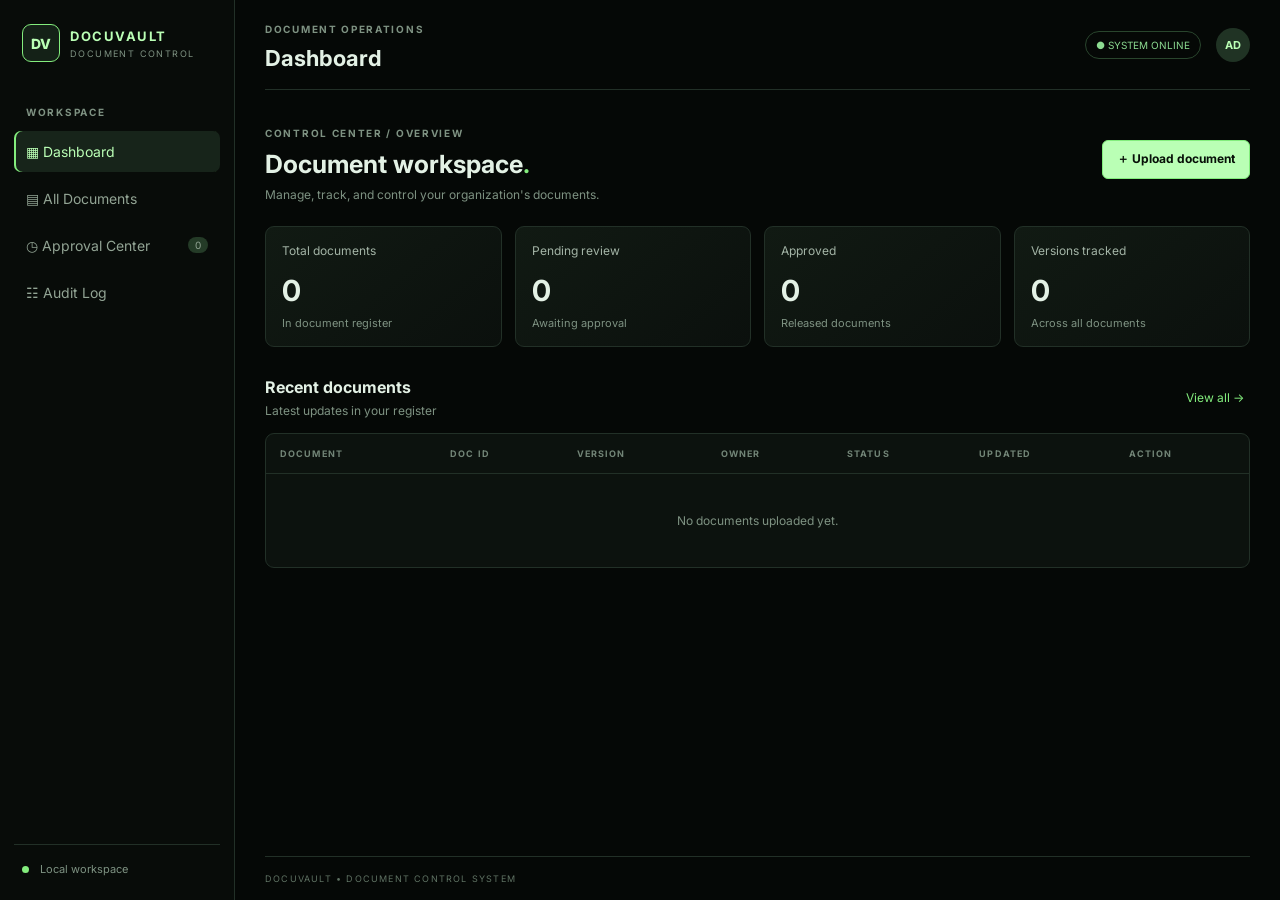
<file: index.html>
<!DOCTYPE html>
<html lang="en">
<head>
  <meta charset="UTF-8">
  <meta name="viewport" content="width=device-width, initial-scale=1.0">
  <title>DocuVault | Document Control</title>
  <link rel="stylesheet" href="style.css">
</head>
<body>
  <div class="app">
    <aside class="sidebar">
      <div class="brand"><span class="brand-icon">DV</span><div><b>DOCUVAULT</b><small>DOCUMENT CONTROL</small></div></div>
      <p class="nav-heading">WORKSPACE</p>
      <button class="nav active" data-page="dashboard">▦ Dashboard</button>
      <button class="nav" data-page="documents">▤ All Documents</button>
      <button class="nav" data-page="approvals">◷ Approval Center <span id="pendingBadge">0</span></button>
      <button class="nav" data-page="audit">☷ Audit Log</button>
      <div class="side-footer"><span class="dot"></span> Local workspace</div>
    </aside>

    <main class="main">
      <header class="topbar">
        <div><p class="eyebrow">DOCUMENT OPERATIONS</p><h1 id="pageTitle">Dashboard</h1></div>
        <div class="top-right"><span class="online">● SYSTEM ONLINE</span><div class="avatar">AD</div></div>
      </header>

      <section id="dashboardPage" class="page">
        <div class="welcome">
          <div><p class="eyebrow">CONTROL CENTER / OVERVIEW</p><h2>Document workspace<span>.</span></h2><p class="sub">Manage, track, and control your organization's documents.</p></div>
          <button class="btn primary" id="dashboardUpload">＋ Upload document</button>
        </div>
        <div class="stats">
          <div class="stat"><p>Total documents</p><strong id="totalCount">0</strong><small>In document register</small></div>
          <div class="stat"><p>Pending review</p><strong id="pendingCount">0</strong><small>Awaiting approval</small></div>
          <div class="stat"><p>Approved</p><strong id="approvedCount">0</strong><small>Released documents</small></div>
          <div class="stat"><p>Versions tracked</p><strong id="versionCount">0</strong><small>Across all documents</small></div>
        </div>
        <div class="section-title"><div><h3>Recent documents</h3><p>Latest updates in your register</p></div><button class="link-btn" data-open="documents">View all →</button></div>
        <div class="table-box"><table><thead><tr><th>DOCUMENT</th><th>DOC ID</th><th>VERSION</th><th>OWNER</th><th>STATUS</th><th>UPDATED</th><th>ACTION</th></tr></thead><tbody id="recentTable"></tbody></table><p class="empty" id="recentEmpty">No documents uploaded yet.</p></div>
      </section>

      <section id="documentsPage" class="page hidden">
        <div class="section-title"><div><h3>Document register</h3><p>All controlled documents and revisions</p></div><button class="btn primary" id="uploadButton">＋ Upload document</button></div>
        <div class="toolbar">
          <input id="search" type="search" placeholder="Search title, document ID, owner...">
          <select id="statusFilter"><option value="">All statuses</option><option>Draft</option><option>Under Review</option><option>Approved</option><option>Obsolete</option></select>
          <select id="categoryFilter"><option value="">All categories</option><option>BOM</option><option>Quotation</option><option>Technical Drawing</option><option>Installation Report</option><option>SOP</option><option>Other</option></select>
        </div>
        <div class="table-box"><table><thead><tr><th>DOCUMENT</th><th>DOC ID</th><th>CATEGORY</th><th>VERSION</th><th>OWNER</th><th>STATUS</th><th>UPDATED</th><th>ACTIONS</th></tr></thead><tbody id="documentTable"></tbody></table><p class="empty" id="documentEmpty">No matching documents.</p></div>
      </section>

      <section id="approvalsPage" class="page hidden">
        <div class="section-title"><div><h3>Approval center</h3><p>Review documents awaiting approval</p></div></div>
        <div id="approvalList" class="approval-list"></div>
      </section>

      <section id="auditPage" class="page hidden">
        <div class="section-title"><div><h3>Audit log</h3><p>Recent actions in this workspace</p></div><button class="btn secondary" id="clearAudit">Clear log</button></div>
        <div class="table-box"><table><thead><tr><th>ACTIVITY</th><th>DOCUMENT</th><th>USER</th><th>DATE / TIME</th></tr></thead><tbody id="auditTable"></tbody></table><p class="empty" id="auditEmpty">No activity recorded.</p></div>
      </section>
      <footer>DOCUVAULT <span>•</span> DOCUMENT CONTROL SYSTEM</footer>
    </main>
  </div>

  <!-- Upload document modal -->
  <dialog id="uploadModal">
    <form id="uploadForm">
      <div class="modal-heading"><div><p class="eyebrow">DOCUMENT REGISTER</p><h2>Upload document</h2></div><button type="button" class="close" id="closeUpload">×</button></div>
      <div class="form-grid">
        <label>Document title<input name="title" required placeholder="Project ABC - BOM"></label>
        <label>Document ID<input name="docId" required placeholder="DOC-AV-001"></label>
        <label>Category<select name="category"><option>BOM</option><option>Quotation</option><option>Technical Drawing</option><option>Installation Report</option><option>SOP</option><option>Other</option></select></label>
        <label>Owner<input name="owner" required placeholder="Employee name"></label>
        <label class="full">Change description<input name="change" placeholder="Initial upload / revision details"></label>
        <label class="full">Document file<input name="file" type="file" required></label>
        <label class="full">Status<select name="status"><option>Draft</option><option>Under Review</option></select></label>
      </div>
      <p class="hint">Prototype limit: 5 MB per file. Each new upload with the same document ID creates a new version.</p>
      <div class="modal-actions"><button type="button" class="btn secondary" id="cancelUpload">Cancel</button><button type="submit" class="btn primary">Save document</button></div>
    </form>
  </dialog>

  <!-- Version history modal -->
  <dialog id="detailModal">
    <div class="modal-heading"><div><p class="eyebrow">DOCUMENT DETAILS</p><h2 id="detailTitle">Document details</h2></div><button class="close" id="closeDetail">×</button></div>
    <div id="detailBody"></div>
  </dialog>
  <input type="file" id="newVersionFile" hidden>
  <script src="script.js"></script>
</body>
</html>
</file>
<file: style.css>
@import url('https://fonts.googleapis.com/css2?family=Inter:wght@400;500;600;700;800&display=swap');
:root{--bg:#050806;--panel:#0c120e;--panel2:#111a13;--line:#223027;--green:#baffb5;--bright:#83ed7d;--muted:#7e9282;--white:#e3f1e5}
*{box-sizing:border-box}body{margin:0;background:var(--bg);color:var(--green);font-family:Inter,Arial,sans-serif;font-size:14px}button,input,select{font:inherit}button{cursor:pointer}
.app{display:flex;min-height:100vh}.sidebar{width:235px;flex-shrink:0;background:#080c09;border-right:1px solid var(--line);padding:24px 14px;display:flex;flex-direction:column}.brand{display:flex;align-items:center;gap:10px;padding:0 8px 34px}.brand-icon{width:38px;height:38px;border:1px solid var(--bright);border-radius:9px;display:grid;place-items:center;font-weight:800;background:#142117}.brand b{font-size:13px;letter-spacing:1.5px;display:block}.brand small{display:block;color:var(--muted);font-size:9px;letter-spacing:1.4px;margin-top:4px}.nav-heading,.eyebrow{font-size:10px;letter-spacing:1.7px;color:var(--muted);font-weight:700}.nav-heading{padding:0 12px}.nav{display:block;width:100%;border:0;background:transparent;color:#92a494;text-align:left;padding:12px;border-radius:7px;margin:3px 0}.nav:hover,.nav.active{background:#17241a;color:var(--green)}.nav.active{box-shadow:inset 2px 0 var(--bright)}.nav span{float:right;background:#243b27;padding:2px 7px;border-radius:15px;font-size:10px}.side-footer{margin-top:auto;border-top:1px solid var(--line);padding:17px 8px 0;color:var(--muted);font-size:11px}.dot{display:inline-block;width:7px;height:7px;background:var(--bright);border-radius:50%;margin-right:8px}
.main{min-width:0;flex:1;padding:0 30px;display:flex;flex-direction:column}.topbar{height:90px;border-bottom:1px solid var(--line);display:flex;align-items:center;justify-content:space-between}.topbar h1{font-size:22px;color:var(--white);margin:6px 0}.top-right{display:flex;align-items:center;gap:15px}.online{font-size:10px;color:#8cdb91;border:1px solid #29452d;border-radius:20px;padding:7px 10px}.avatar{width:34px;height:34px;display:grid;place-items:center;border-radius:50%;background:#203324;font-size:11px;font-weight:700}
.page{padding:27px 0 42px}.hidden{display:none!important}.welcome,.section-title{display:flex;justify-content:space-between;align-items:center;gap:15px}.welcome{margin-bottom:24px}.welcome h2{font-size:25px;color:var(--white);margin:8px 0}.welcome h2 span{color:var(--bright)}.sub,.section-title p{font-size:12px;color:var(--muted);margin:0}.section-title{margin:0 0 15px}.section-title h3{font-size:16px;color:var(--white);margin:0 0 6px}.stats{display:grid;grid-template-columns:repeat(4,1fr);gap:13px;margin-bottom:30px}.stat{background:linear-gradient(140deg,#111a13,#0b100d);border:1px solid var(--line);border-radius:9px;padding:16px}.stat p{font-size:12px;color:#a3b4a6;margin:0}.stat strong{display:block;color:var(--white);font-size:29px;margin:15px 0 5px}.stat small{font-size:11px;color:var(--muted)}
.btn{border-radius:6px;padding:10px 14px;font-size:12px;font-weight:700;border:1px solid var(--bright)}.primary{background:var(--green);color:#071008}.primary:hover{background:#d6ffd2}.secondary{background:transparent;color:var(--green)}.secondary:hover{background:#17241a}.link-btn{background:none;border:0;color:var(--bright);font-size:12px}
.table-box{border:1px solid var(--line);background:var(--panel);border-radius:9px;overflow:auto}table{width:100%;border-collapse:collapse;min-width:740px}th{text-align:left;font-size:9px;letter-spacing:1.1px;color:#728577;padding:14px;border-bottom:1px solid var(--line)}td{font-size:12px;color:#a2b3a5;padding:13px 14px;border-bottom:1px solid #18231b}tbody tr:last-child td{border-bottom:0}tbody tr:hover{background:#111a13}.doc-title{display:flex;align-items:center;gap:9px;color:#dceade;font-weight:600}.file-icon{width:28px;height:30px;border:1px solid #34513a;border-radius:5px;display:grid;place-items:center;color:var(--bright);font-size:9px}.doc-id{font-family:monospace;color:#718474}.version{font-family:monospace;color:var(--bright);background:#18281b;padding:4px 7px;border-radius:5px}.status{display:inline-block;font-size:10px;padding:5px 8px;border-radius:20px;border:1px solid}.status.Approved{color:#9df3a0;background:#142518;border-color:#315b35}.status.Draft{color:#c4d1c6;background:#171d18;border-color:#39443b}.status.Under-Review{color:#ffdb91;background:#272012;border-color:#5d4b27}.status.Obsolete{color:#ff9c9c;background:#251313;border-color:#5d3030}.action-group{display:flex;gap:5px}.mini{background:transparent;border:1px solid #2a3a2e;color:#a9e8a7;padding:5px 7px;border-radius:5px;font-size:10px}.mini:hover{background:#1a2b1d}.empty{padding:27px;text-align:center;color:var(--muted);font-size:12px}.toolbar{display:flex;gap:10px;margin-bottom:14px}.toolbar input,.toolbar select{background:#0d140f;border:1px solid var(--line);border-radius:6px;color:var(--green);padding:10px 12px;outline:none}.toolbar input{flex:1;min-width:150px}.toolbar select{min-width:145px}.approval-list{display:grid;gap:12px}.approval-card{display:flex;align-items:center;justify-content:space-between;gap:15px;background:var(--panel);border:1px solid var(--line);border-radius:9px;padding:16px}.approval-card h4{margin:0 0 7px;color:#dceade}.approval-card p{margin:0;color:var(--muted);font-size:12px}.approval-actions{display:flex;gap:7px}.modal-heading{display:flex;justify-content:space-between;align-items:flex-start;margin-bottom:20px}.modal-heading h2{font-size:20px;color:var(--white);margin:6px 0}.close{background:none;border:0;color:var(--green);font-size:25px}.form-grid{display:grid;grid-template-columns:1fr 1fr;gap:14px}.form-grid label{display:flex;flex-direction:column;gap:7px;color:#a8b9ab;font-size:11px}.form-grid input,.form-grid select{background:#080d09;border:1px solid #28362b;border-radius:6px;padding:10px;color:var(--green);width:100%;outline:none}.full{grid-column:1/-1}.hint{font-size:11px;color:var(--muted);line-height:1.5}.modal-actions{display:flex;justify-content:flex-end;gap:8px;margin-top:18px}.version-item{display:flex;justify-content:space-between;gap:12px;padding:13px 0;border-bottom:1px solid var(--line);font-size:12px}.version-item:last-child{border:0}.version-item b{color:#dceade}.version-item small{display:block;color:var(--muted);margin-top:5px}.meta-grid{display:grid;grid-template-columns:1fr 1fr;gap:9px;margin-bottom:18px}.meta{background:#090f0b;border:1px solid var(--line);border-radius:6px;padding:11px}.meta small{display:block;color:var(--muted);font-size:10px;margin-bottom:5px}.meta b{color:#dceade;font-size:12px}footer{margin-top:auto;border-top:1px solid var(--line);padding:16px 0;color:#5f7263;font-size:9px;letter-spacing:1.2px}
dialog{width:min(680px,calc(100% - 26px));background:#0d130f;color:var(--green);border:1px solid #2a3b2d;border-radius:12px;padding:23px;box-shadow:0 20px 80px #000b}dialog::backdrop{background:#000b;backdrop-filter:blur(3px)}
@media(max-width:950px){.sidebar{width:195px}.main{padding:0 18px}.stats{grid-template-columns:repeat(2,1fr)}}@media(max-width:650px){.app{display:block}.sidebar{width:100%;padding:12px;display:block;border-right:0;border-bottom:1px solid var(--line)}.brand{padding:0 5px 12px}.nav-heading,.side-footer{display:none}.nav{display:inline-block;width:auto;padding:9px;font-size:11px}.main{padding:0 12px}.topbar{height:75px}.online{display:none}.welcome{align-items:flex-start;flex-direction:column}.stats{gap:8px}.stat{padding:12px}.stat strong{font-size:24px}.toolbar{flex-wrap:wrap}.toolbar input{flex-basis:100%}.toolbar select{flex:1;min-width:0}.form-grid{grid-template-columns:1fr}.full{grid-column:auto}.approval-card{align-items:flex-start;flex-direction:column}}
</file>
